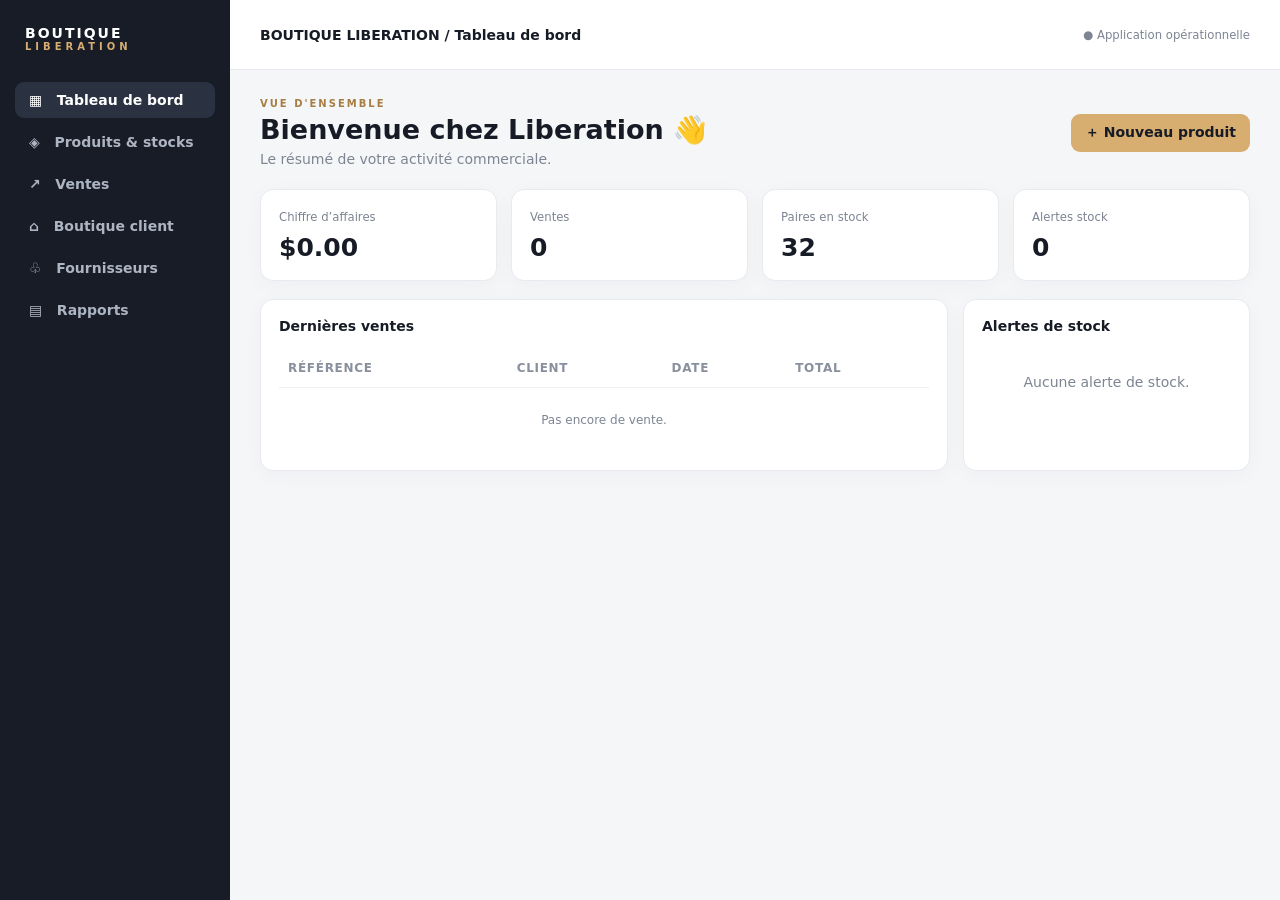
<file: index.html>
<!doctype html>
<html lang="fr"><head><meta charset="utf-8"><meta name="viewport" content="width=device-width,initial-scale=1"><title>BOUTIQUE LIBERATION</title>
<style>
:root{--ink:#171b25;--gold:#d7ad70;--bg:#f5f6f8;--muted:#7d8492;--line:#e8eaf0}*{box-sizing:border-box}body{margin:0;background:var(--bg);color:var(--ink);font:14px Inter,system-ui,sans-serif}button,input,select{font:inherit}button{cursor:pointer;border:0;border-radius:9px;padding:10px 14px;font-weight:650}.app{display:flex;min-height:100vh}.side{width:230px;background:#171c27;color:white;padding:25px 15px;flex-shrink:0}.logo{padding:0 10px 30px;font-weight:850;letter-spacing:2px}.logo span{display:block;color:var(--gold);font-size:10px;letter-spacing:4px}.nav{display:grid;gap:6px}.nav button{background:transparent;color:#aeb5c2;text-align:left}.nav button.active,.nav button:hover{background:#2a3241;color:white}.main{flex:1;min-width:0}.top{height:70px;background:white;border-bottom:1px solid var(--line);display:flex;align-items:center;justify-content:space-between;padding:0 30px;position:sticky;top:0}.top small{color:var(--muted)}.content{max-width:1400px;margin:auto;padding:28px 30px}.head{display:flex;justify-content:space-between;align-items:center;margin-bottom:22px}.eyebrow{color:#a77d43;font-size:10px;font-weight:800;letter-spacing:2px;text-transform:uppercase}h1{font-size:27px;margin:5px 0}.muted{color:var(--muted)}.btn{background:var(--ink);color:white}.gold{background:var(--gold);color:#171b25}.soft{background:#f0f1f4;color:#333}.cards{display:grid;grid-template-columns:repeat(4,1fr);gap:14px;margin-bottom:18px}.card,.panel{background:white;border:1px solid var(--line);border-radius:13px;padding:18px;box-shadow:0 5px 22px #17203308}.card small{color:var(--muted)}.card strong{display:block;font-size:25px;margin-top:9px}.panel{margin-bottom:16px}.panel h3{font-size:14px;margin:0 0 15px}.two{display:grid;grid-template-columns:1.3fr 1fr;gap:15px}.toolbar{display:flex;gap:9px;margin-bottom:14px;flex-wrap:wrap}.field{padding:10px 12px;border:1px solid var(--line);border-radius:8px;background:white;min-width:0}.search{flex:1;min-width:220px}table{width:100%;border-collapse:collapse;min-width:650px}th{text-align:left;color:#89909d;font-size:10px;text-transform:uppercase;letter-spacing:.7px}th,td{padding:12px 9px;border-bottom:1px solid #eff0f3;font-size:12px}tr:last-child td{border:0}.tablewrap{overflow:auto}.pill{display:inline-block;background:#eaf6ef;color:#18794e;padding:4px 8px;border-radius:20px;font-size:10px;font-weight:700}.warn{background:#fff3df;color:#a66b14}.bad{background:#fff0f0;color:#bd4040}.empty{text-align:center;padding:25px;color:var(--muted)}.products{display:grid;grid-template-columns:repeat(3,1fr);gap:14px}.shoe{background:white;border:1px solid var(--line);border-radius:12px;overflow:hidden}.art{height:125px;background:#f0e9df;display:grid;place-items:center;font-size:54px}.shoeinfo{padding:13px}.shoeinfo h3{margin:4px 0;font-size:13px}.price{font-weight:850;font-size:18px;margin:10px 0}.row{display:flex;justify-content:space-between;align-items:center;gap:8px}.modal{display:none;position:fixed;inset:0;background:#11182799;z-index:10;align-items:center;justify-content:center;padding:16px}.modal.show{display:flex}.dialog{background:white;border-radius:15px;padding:22px;width:min(540px,100%);max-height:90vh;overflow:auto}.dialog h2{margin:0 0 16px}.form{display:grid;grid-template-columns:1fr 1fr;gap:12px}.form label{display:grid;gap:5px;font-size:11px;font-weight:700;color:#6e7583}.form input,.form select{width:100%}.wide{grid-column:1/-1}.actions{display:flex;justify-content:flex-end;gap:8px;margin-top:18px}.cart{background:#171c27;color:white;border-radius:11px;padding:15px;margin-top:14px;display:flex;justify-content:space-between;align-items:center}.notice{position:fixed;bottom:20px;right:20px;background:#171c27;color:white;padding:12px 18px;border-radius:9px;display:none}.notice.show{display:block}.hidden{display:none!important}.mobile{display:none}
@media(max-width:900px){.cards{grid-template-columns:repeat(2,1fr)}.two{grid-template-columns:1fr}.products{grid-template-columns:repeat(2,1fr)}}
@media(max-width:650px){.side{display:none}.top{padding:0 15px}.content{padding:20px 14px}.head{align-items:flex-start;gap:10px;flex-direction:column}.products{grid-template-columns:1fr 1fr}.art{height:95px;font-size:43px}.form{grid-template-columns:1fr}.wide{grid-column:auto}.mobile{display:flex;gap:5px;overflow:auto;background:#171c27;padding:8px}.mobile button{white-space:nowrap;background:#303849;color:white;font-size:11px}.mobile button.active{background:var(--gold);color:#171c27}}
</style></head><body><div class="app"><aside class="side"><div class="logo">BOUTIQUE<span>LIBERATION</span></div><div class="nav" id="nav"><button class="active" data-page="home">▦ &nbsp; Tableau de bord</button><button data-page="stock">◈ &nbsp; Produits & stocks</button><button data-page="sales">↗ &nbsp; Ventes</button><button data-page="shop">⌂ &nbsp; Boutique client</button><button data-page="suppliers">♧ &nbsp; Fournisseurs</button><button data-page="reports">▤ &nbsp; Rapports</button></div></aside><main class="main"><header class="top"><b id="crumb">BOUTIQUE LIBERATION / Tableau de bord</b><small>● Application opérationnelle</small></header><div class="mobile" id="mobile"><button class="active" data-page="home">Accueil</button><button data-page="stock">Stocks</button><button data-page="sales">Ventes</button><button data-page="shop">Boutique</button><button data-page="suppliers">Fournisseurs</button><button data-page="reports">Rapports</button></div><div class="content">
<section id="home" class="page"><div class="head"><div><div class="eyebrow">Vue d'ensemble</div><h1>Bienvenue chez Liberation 👋</h1><div class="muted">Le résumé de votre activité commerciale.</div></div><button class="gold" onclick="productModal()">＋ Nouveau produit</button></div><div class="cards" id="stats"></div><div class="two"><div class="panel"><h3>Dernières ventes</h3><div class="tablewrap"><table><thead><tr><th>Référence</th><th>Client</th><th>Date</th><th>Total</th></tr></thead><tbody id="recent"></tbody></table></div></div><div class="panel"><h3>Alertes de stock</h3><div id="alerts"></div></div></div></section>
<section id="stock" class="page hidden"><div class="head"><div><div class="eyebrow">Inventaire</div><h1>Produits & stocks</h1><div class="muted">Modèles, catégories, pointures et quantités.</div></div><button class="gold" onclick="productModal()">＋ Ajouter un produit</button></div><div class="toolbar"><input id="findProduct" class="field search" placeholder="Rechercher un produit..."><select id="filterCat" class="field"><option value="">Toutes catégories</option><option>Homme</option><option>Femme</option><option>Sport</option><option>Cuir</option></select></div><div class="panel"><div class="tablewrap"><table><thead><tr><th>Produit</th><th>Catégorie</th><th>Pointures / quantités</th><th>Prix vente</th><th>Stock</th><th>Statut</th><th></th></tr></thead><tbody id="productRows"></tbody></table></div></div><div class="panel"><h3>Entrée / sortie de stock</h3><form id="movement" class="form"><label>Produit<select id="moveProduct" class="field"></select></label><label>Mouvement<select id="moveType" class="field"><option value="in">Entrée</option><option value="out">Sortie</option></select></label><label>Pointure<input id="moveSize" class="field" placeholder="Ex. 42" required></label><label>Quantité<input id="moveQty" class="field" type="number" min="1" required></label><label class="wide">Motif<input id="moveReason" class="field" placeholder="Approvisionnement, retour, perte..."></label><button class="btn wide">Enregistrer le mouvement</button></form></div></section>
<section id="sales" class="page hidden"><div class="head"><div><div class="eyebrow">Transactions</div><h1>Ventes</h1><div class="muted">Historique des commandes enregistrées.</div></div><button class="gold" onclick="go('shop')">＋ Nouvelle vente</button></div><div class="cards" id="salesStats"></div><div class="panel"><div class="tablewrap"><table><thead><tr><th>Référence</th><th>Client</th><th>Date</th><th>Articles</th><th>Total</th><th>Paiement</th></tr></thead><tbody id="salesRows"></tbody></table></div></div></section>
<section id="shop" class="page hidden"><div class="head"><div><div class="eyebrow">Espace client</div><h1>La sélection Liberation</h1><div class="muted">Choisissez un modèle et votre pointure.</div></div><span class="pill" id="cartCount">0 article</span></div><div class="toolbar"><input id="shopSearch" class="field search" placeholder="Rechercher..."><select id="shopCat" class="field"><option value="">Toutes catégories</option><option>Homme</option><option>Femme</option><option>Sport</option><option>Cuir</option></select></div><div class="products" id="catalog"></div><div class="panel" style="margin-top:16px"><div class="row"><h3>Votre panier</h3><button class="soft" onclick="cart=[];renderShop()">Vider</button></div><div class="tablewrap"><table><thead><tr><th>Modèle</th><th>Pointure</th><th>Qté</th><th>Prix</th><th></th></tr></thead><tbody id="cartRows"></tbody></table></div><div class="cart"><div><small>Total commande</small><br><b id="cartTotal">$0.00</b></div><button class="gold" onclick="checkout()">Valider la commande →</button></div></div></section>
<section id="suppliers" class="page hidden"><div class="head"><div><div class="eyebrow">Partenaires</div><h1>Fournisseurs</h1><div class="muted">Répertoire de vos partenaires.</div></div><button class="gold" onclick="supplierModal()">＋ Ajouter</button></div><div class="panel"><div class="tablewrap"><table><thead><tr><th>Entreprise</th><th>Contact</th><th>Téléphone</th><th>Email</th><th></th></tr></thead><tbody id="supplierRows"></tbody></table></div></div></section>
<section id="reports" class="page hidden"><div class="head"><div><div class="eyebrow">Performance</div><h1>Rapports & statistiques</h1><div class="muted">Chiffre d'affaires, marge et inventaire.</div></div><button class="soft" onclick="exportCSV()">↓ Exporter CSV</button></div><div class="cards" id="reportStats"></div><div class="panel"><h3>Stock par catégorie</h3><div id="categoryReport"></div></div></section>
</div></main></div>
<div class="modal" id="productBox"><div class="dialog"><h2 id="productTitle">Ajouter un produit</h2><form id="productForm" class="form"><input id="editId" type="hidden"><label>Nom du modèle<input id="pName" class="field" required></label><label>Catégorie<select id="pCat" class="field"><option>Homme</option><option>Femme</option><option>Sport</option><option>Cuir</option></select></label><label>Prix d'achat ($)<input id="pCost" class="field" type="number" min="0" step=".01" required></label><label>Prix de vente ($)<input id="pPrice" class="field" type="number" min="0" step=".01" required></label><label class="wide">Pointures et quantités (ex. 40:3, 41:2)<input id="pSizes" class="field" placeholder="39:2, 40:4, 41:3"></label><label>Emoji produit<input id="pEmoji" class="field" value="👟"></label><label>Seuil alerte<input id="pThreshold" class="field" type="number" value="2"></label><div class="actions wide"><button type="button" class="soft" onclick="closeBox('productBox')">Annuler</button><button class="btn">Enregistrer</button></div></form></div></div>
<div class="modal" id="supplierBox"><div class="dialog"><h2>Ajouter un fournisseur</h2><form id="supplierForm" class="form"><label>Entreprise<input id="sName" class="field" required></label><label>Contact<input id="sContact" class="field"></label><label>Téléphone<input id="sPhone" class="field"></label><label>Email<input id="sEmail" class="field" type="email"></label><div class="actions wide"><button type="button" class="soft" onclick="closeBox('supplierBox')">Annuler</button><button class="btn">Enregistrer</button></div></form></div></div>
<div class="modal" id="checkoutBox"><div class="dialog"><h2>Finaliser la commande</h2><form id="checkoutForm" class="form"><label class="wide">Nom du client<input id="cName" class="field" required></label><label>Téléphone<input id="cPhone" class="field" required></label><label>Paiement<select id="cPay" class="field"><option>Airtel Money</option><option>Orange Money</option><option>M-Pesa</option><option>Paiement à la livraison</option></select></label><div class="wide muted">Démo : aucun paiement mobile réel n'est déclenché. La vente est enregistrée dans cette application.</div><div class="actions wide"><button type="button" class="soft" onclick="closeBox('checkoutBox')">Retour</button><button class="btn">Confirmer la vente</button></div></form></div></div><div class="notice" id="notice"></div>
<script>
const KEY='boutique_liberation_data';
const initial={products:[{id:1,name:'Runner Classic',cat:'Sport',cost:28,price:49,emoji:'👟',threshold:2,sizes:{39:2,40:4,41:3,42:2}},{id:2,name:'Urban Leather',cat:'Homme',cost:42,price:79,emoji:'👞',threshold:2,sizes:{40:2,41:3,42:1,43:2}},{id:3,name:'Luna Elegance',cat:'Femme',cost:35,price:65,emoji:'👠',threshold:2,sizes:{36:3,37:4,38:2,39:1}},{id:4,name:'Street Flex',cat:'Sport',cost:24,price:45,emoji:'🥾',threshold:2,sizes:{39:1,40:2,41:0,42:0}}],sales:[],suppliers:[]};
let db;try{db=JSON.parse(localStorage.getItem(KEY))||structuredClone(initial)}catch(e){db=structuredClone(initial)}let cart=[];
const $=id=>document.getElementById(id),fmt=n=>'$'+Number(n||0).toFixed(2),qty=p=>Object.values(p.sizes).reduce((a,b)=>a+Number(b),0),safe=s=>String(s??'').replace(/[&<>"']/g,c=>({'&':'&amp;','<':'&lt;','>':'&gt;','"':'&quot;',"'":'&#39;'}[c]));
function save(){localStorage.setItem(KEY,JSON.stringify(db));render()}function say(s){$('notice').textContent=s;$('notice').classList.add('show');setTimeout(()=>$('notice').classList.remove('show'),2400)}
function go(id){document.querySelectorAll('.page').forEach(x=>x.classList.add('hidden'));$(id).classList.remove('hidden');document.querySelectorAll('[data-page]').forEach(x=>x.classList.toggle('active',x.dataset.page===id));$('crumb').textContent='BOUTIQUE LIBERATION / '+({home:'Tableau de bord',stock:'Produits & stocks',sales:'Ventes',shop:'Boutique client',suppliers:'Fournisseurs',reports:'Rapports'}[id]);render();window.scrollTo(0,0)}
document.querySelectorAll('[data-page]').forEach(b=>b.onclick=()=>go(b.dataset.page));
function render(){dashboard();products();sales();renderShop();suppliers();reports()}
function dashboard(){let rev=db.sales.reduce((a,s)=>a+s.total,0),stock=db.products.reduce((a,p)=>a+qty(p),0),low=db.products.filter(p=>qty(p)<=p.threshold);$('stats').innerHTML=[['Chiffre d’affaires',fmt(rev)],['Ventes',db.sales.length],['Paires en stock',stock],['Alertes stock',low.length]].map(x=>'<div class="card"><small>'+x[0]+'</small><strong>'+x[1]+'</strong></div>').join('');$('alerts').innerHTML=low.map(p=>'<p>'+safe(p.name)+' — <b>'+qty(p)+'</b> paire(s) <span class="pill '+(qty(p)===0?'bad':'warn')+'">'+(qty(p)===0?'Épuisé':'Stock faible')+'</span></p>').join('')||'<div class="empty">Aucune alerte de stock.</div>';$('recent').innerHTML=db.sales.slice(-5).reverse().map(s=>'<tr><td>'+s.ref+'</td><td>'+safe(s.customer)+'</td><td>'+s.date+'</td><td>'+fmt(s.total)+'</td></tr>').join('')||'<tr><td colspan="4" class="empty">Pas encore de vente.</td></tr>'}
function products(){let q=($('findProduct')?.value||'').toLowerCase(),cat=$('filterCat')?.value||'';let list=db.products.filter(p=>(p.name.toLowerCase().includes(q)||p.cat.toLowerCase().includes(q))&&(!cat||p.cat===cat));$('productRows').innerHTML=list.map(p=>'<tr><td><b>'+safe(p.emoji)+' '+safe(p.name)+'</b></td><td>'+p.cat+'</td><td>'+Object.entries(p.sizes).map(x=>x[0]+': <b>'+x[1]+'</b>').join(' · ')+'</td><td>'+fmt(p.price)+'</td><td><b>'+qty(p)+'</b></td><td><span class="pill '+(qty(p)===0?'bad':qty(p)<=p.threshold?'warn':'')+'">'+(qty(p)===0?'Épuisé':qty(p)<=p.threshold?'Faible':'Disponible')+'</span></td><td><button class="soft" onclick="editProduct('+p.id+')">Modifier</button> <button class="soft" onclick="deleteProduct('+p.id+')">✕</button></td></tr>').join('')||'<tr><td colspan="7" class="empty">Aucun produit trouvé.</td></tr>';$('moveProduct').innerHTML=db.products.map(p=>'<option value="'+p.id+'">'+safe(p.name)+'</option>').join('')}
function productModal(){$('productForm').reset();$('editId').value='';$('pEmoji').value='👟';$('productTitle').textContent='Ajouter un produit';$('productBox').classList.add('show')}
function editProduct(id){let p=db.products.find(x=>x.id===id);$('editId').value=id;$('pName').value=p.name;$('pCat').value=p.cat;$('pCost').value=p.cost;$('pPrice').value=p.price;$('pSizes').value=Object.entries(p.sizes).map(x=>x[0]+':'+x[1]).join(', ');$('pEmoji').value=p.emoji;$('pThreshold').value=p.threshold;$('productTitle').textContent='Modifier le produit';$('productBox').classList.add('show')}
$('productForm').onsubmit=e=>{e.preventDefault();let id=Number($('editId').value),old=db.products.find(p=>p.id===id),sizes={};$('pSizes').value.split(',').map(x=>x.trim()).filter(Boolean).forEach(x=>{let a=x.split(':');sizes[a[0].trim()]=Math.max(0,Number(a[1])||0)});if(old&&!Object.keys(sizes).length)sizes=old.sizes;let p={id:id||Date.now(),name:$('pName').value,cat:$('pCat').value,cost:+$('pCost').value,price:+$('pPrice').value,emoji:$('pEmoji').value||'👟',threshold:+$('pThreshold').value,sizes};if(old)db.products=db.products.map(x=>x.id===id?p:x);else db.products.push(p);closeBox('productBox');save();say('Produit enregistré')};
function deleteProduct(id){if(confirm('Supprimer ce produit ?')){db.products=db.products.filter(p=>p.id!==id);save()}}
$('movement').onsubmit=e=>{e.preventDefault();let p=db.products.find(p=>p.id===+$('moveProduct').value),s=$('moveSize').value.trim(),n=+$('moveQty').value;if($('moveType').value==='out'&&(p.sizes[s]||0)<n){say('Stock insuffisant');return}p.sizes[s]=(p.sizes[s]||0)+( $('moveType').value==='in'?n:-n);e.target.reset();save();say('Mouvement enregistré')};
function sales(){let total=db.sales.reduce((a,s)=>a+s.total,0),profit=db.sales.reduce((a,s)=>a+s.profit,0);$('salesStats').innerHTML=[['Ventes',db.sales.length],['Chiffre d’affaires',fmt(total)],['Panier moyen',fmt(db.sales.length?total/db.sales.length:0)],['Bénéfice brut',fmt(profit)]].map(x=>'<div class="card"><small>'+x[0]+'</small><strong>'+x[1]+'</strong></div>').join('');$('salesRows').innerHTML=db.sales.slice().reverse().map(s=>'<tr><td>'+s.ref+'</td><td>'+safe(s.customer)+'<br>'+safe(s.phone)+'</td><td>'+s.date+'</td><td>'+s.items.length+'</td><td>'+fmt(s.total)+'</td><td>'+safe(s.payment)+'</td></tr>').join('')||'<tr><td colspan="6" class="empty">Aucune vente enregistrée.</td></tr>'}
function renderShop(){let q=($('shopSearch')?.value||'').toLowerCase(),cat=$('shopCat')?.value||'';let ps=db.products.filter(p=>p.name.toLowerCase().includes(q)&&(!cat||p.cat===cat));$('catalog').innerHTML=ps.map(p=>'<article class="shoe"><div class="art">'+safe(p.emoji)+'</div><div class="shoeinfo"><small class="muted">'+p.cat+'</small><h3>'+safe(p.name)+'</h3><div class="price">'+fmt(p.price)+'</div><div class="row"><select class="field" id="size'+p.id+'">'+Object.keys(p.sizes).map(s=>'<option value="'+s+'" '+(p.sizes[s]===0?'disabled':'')+'>T'+s+' ('+p.sizes[s]+')</option>').join('')+'</select><button class="btn" onclick="addCart('+p.id+')" '+(qty(p)===0?'disabled':'')+'>＋ Ajouter</button></div></div></article>').join('')||'<div class="empty">Aucun produit trouvé.</div>';renderCart()}
function addCart(id){let p=db.products.find(p=>p.id===id),s=$('size'+id).value,line=cart.find(x=>x.id===id&&x.size===s);if((p.sizes[s]||0)<(line?line.qty:0)+1){say('Stock insuffisant');return}if(line)line.qty++;else cart.push({id,size:s,qty:1});renderCart();say('Ajouté au panier')}
function renderCart(){let count=cart.reduce((a,x)=>a+x.qty,0),sum=cart.reduce((a,x)=>a+db.products.find(p=>p.id===x.id).price*x.qty,0);$('cartCount').textContent=count+' article(s)';$('cartTotal').textContent=fmt(sum);$('cartRows').innerHTML=cart.map((x,i)=>{let p=db.products.find(p=>p.id===x.id);return '<tr><td>'+safe(p.name)+'</td><td>'+x.size+'</td><td>'+x.qty+'</td><td>'+fmt(p.price*x.qty)+'</td><td><button class="soft" onclick="cart.splice('+i+',1);renderCart()">Retirer</button></td></tr>'}).join('')||'<tr><td colspan="5" class="empty">Panier vide.</td></tr>'}
function checkout(){if(!cart.length){say('Votre panier est vide');return}$('checkoutBox').classList.add('show')}
$('checkoutForm').onsubmit=e=>{e.preventDefault();for(let x of cart){let p=db.products.find(p=>p.id===x.id);if((p.sizes[x.size]||0)<x.qty){say('Stock insuffisant');return}}let items=cart.map(x=>{let p=db.products.find(p=>p.id===x.id);p.sizes[x.size]-=x.qty;return {name:p.name,size:x.size,qty:x.qty,price:p.price,cost:p.cost}}),sum=items.reduce((a,x)=>a+x.price*x.qty,0),profit=items.reduce((a,x)=>a+(x.price-x.cost)*x.qty,0),d=new Date();db.sales.push({ref:'BL-'+String(Date.now()).slice(-7),customer:$('cName').value,phone:$('cPhone').value,payment:$('cPay').value,items,total:sum,profit,date:d.toLocaleDateString('fr-FR')});cart=[];closeBox('checkoutBox');e.target.reset();save();say('Vente confirmée et stock actualisé')};
function supplierModal(){$('supplierForm').reset();$('supplierBox').classList.add('show')}
$('supplierForm').onsubmit=e=>{e.preventDefault();db.suppliers.push({id:Date.now(),name:$('sName').value,contact:$('sContact').value,phone:$('sPhone').value,email:$('sEmail').value});closeBox('supplierBox');save();say('Fournisseur ajouté')};
function suppliers(){$('supplierRows').innerHTML=db.suppliers.map(s=>'<tr><td><b>'+safe(s.name)+'</b></td><td>'+safe(s.contact)+'</td><td>'+safe(s.phone)+'</td><td>'+safe(s.email)+'</td><td><button class="soft" onclick="db.suppliers=db.suppliers.filter(x=>x.id!=='+s.id+');save()">Supprimer</button></td></tr>').join('')||'<tr><td colspan="5" class="empty">Aucun fournisseur enregistré.</td></tr>'}
function reports(){let rev=db.sales.reduce((a,s)=>a+s.total,0),profit=db.sales.reduce((a,s)=>a+s.profit,0),value=db.products.reduce((a,p)=>a+qty(p)*p.cost,0);$('reportStats').innerHTML=[['Chiffre d’affaires',fmt(rev)],['Bénéfice brut estimé',fmt(profit)],['Valeur du stock',fmt(value)],['Références produits',db.products.length]].map(x=>'<div class="card"><small>'+x[0]+'</small><strong>'+x[1]+'</strong></div>').join('');let cats=['Homme','Femme','Sport','Cuir'],all=db.products.reduce((a,p)=>a+qty(p),0);$('categoryReport').innerHTML=cats.map(c=>{let n=db.products.filter(p=>p.cat===c).reduce((a,p)=>a+qty(p),0);return '<p><b>'+c+'</b> — '+n+' paire(s) ('+(all?Math.round(n/all*100):0)+'%)</p>'}).join('')}
function exportCSV(){let rows=[['Reference','Client','Telephone','Date','Total USD','Benefice USD','Paiement'],...db.sales.map(s=>[s.ref,s.customer,s.phone,s.date,s.total,s.profit,s.payment])],csv=rows.map(r=>r.map(v=>'"'+String(v??'').replace(/"/g,'""')+'"').join(';')).join('\n'),a=document.createElement('a');a.href=URL.createObjectURL(new Blob(['\ufeff'+csv],{type:'text/csv;charset=utf-8'}));a.download='ventes-boutique-liberation.csv';a.click();URL.revokeObjectURL(a.href)}
function closeBox(id){$(id).classList.remove('show')}
['findProduct','filterCat'].forEach(id=>$(id).addEventListener('input',products));['shopSearch','shopCat'].forEach(id=>$(id).addEventListener('input',renderShop));render();
</script></body></html>
</file>
